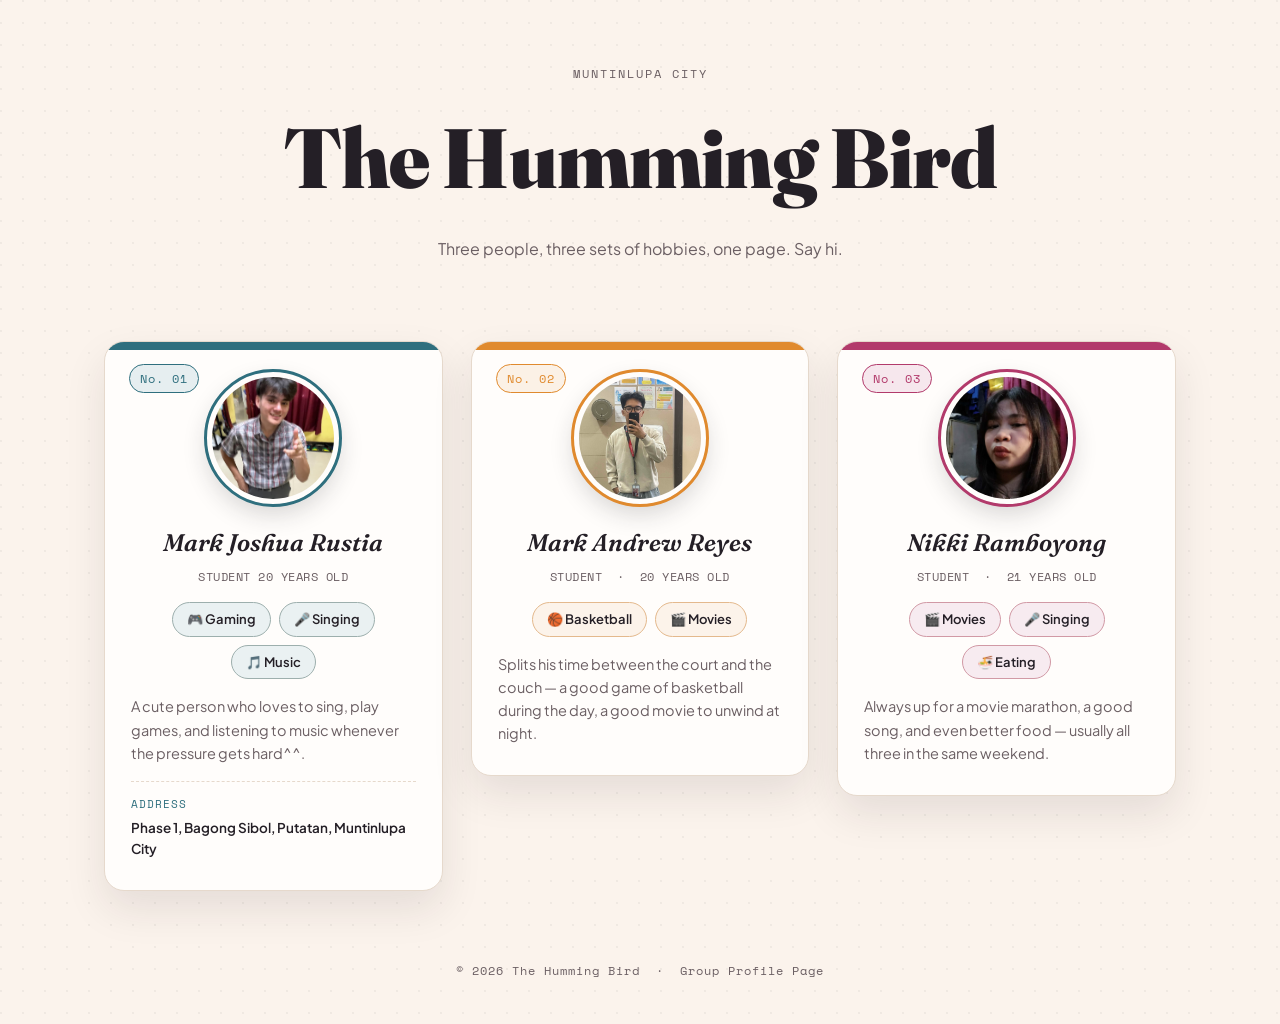
<file: index.html>
<!DOCTYPE html>
<html lang="en">
<head>
    <meta charset="UTF-8">
    <meta name="viewport" content="width=device-width, initial-scale=1.0">
    <title>The Team | Group Profile</title>
    <link rel="preconnect" href="https://fonts.googleapis.com">
    <link rel="preconnect" href="https://fonts.gstatic.com" crossorigin>
    <link href="https://fonts.googleapis.com/css2?family=Fraunces:ital,opsz,wght@0,9..144,500;0,9..144,600;0,9..144,700;0,9..144,900;1,9..144,600&family=Plus+Jakarta+Sans:wght@400;500;600;700&family=Space+Mono:wght@400;700&display=swap" rel="stylesheet">
    <link rel="stylesheet" href="style.css">
</head>
<body>

    <header class="header">
        <p class="eyebrow">Muntinlupa City</p>
        <h1>The Humming Bird</h1>
        <p class="header-sub">Three people, three sets of hobbies, one page. Say hi.</p>
    </header>

    <main class="container">

        <section class="card" style="--accent:#2F6F7E;">
            <div class="card-top">
                <span class="badge-no">No. 01</span>
                <div class="photo-frame">
                    <img src="img/img1.jpg" alt="Mark Joshua Rustia">
                </div>
            </div>
            <div class="card-body">
                <h2>Mark Joshua Rustia</h2>
                <p class="role">Student      20 years old</p>
                <div class="tags">
                    <span class="tag">🎮 Gaming</span>
                    <span class="tag">🎤 Singing</span>
                    <span class="tag">🎵 Music</span>
                </div>
                <p class="about">
                    A cute person who loves to sing, play games, and listening to music whenever the pressure gets hard^^.
                </p>
                <div class="detail-row">
                    <span class="detail-label">Address</span>
                    <span class="detail-value">Phase 1, Bagong Sibol, Putatan, Muntinlupa City</span>
                </div>
            </div>
        </section>

        <section class="card" style="--accent:#E08A2E;">
            <div class="card-top">
                <span class="badge-no">No. 02</span>
                <div class="photo-frame">
                    <img src="img/img2.jpg" alt="Mark Andrew Reyes">
                </div>
            </div>
            <div class="card-body">
                <h2>Mark Andrew Reyes</h2>
                <p class="role">Student &nbsp;·&nbsp; 20 years old</p>
                <div class="tags">
                    <span class="tag">🏀 Basketball</span>
                    <span class="tag">🎬 Movies</span>
                </div>
                <p class="about">
                    Splits his time between the court and the couch — a good game of
                    basketball during the day, a good movie to unwind at night.
                </p>
            </div>
        </section>

        <section class="card" style="--accent:#B23A6B;">
            <div class="card-top">
                <span class="badge-no">No. 03</span>
                <div class="photo-frame">
                    <img src="img/img3.jpg" alt="Nikki Ramboyong">
                </div>
            </div>
            <div class="card-body">
                <h2>Nikki Ramboyong</h2>
                <p class="role">Student &nbsp;·&nbsp; 21 years old</p>
                <div class="tags">
                    <span class="tag">🎬 Movies</span>
                    <span class="tag">🎤 Singing</span>
                    <span class="tag">🍜 Eating</span>
                </div>
                <p class="about">
                    Always up for a movie marathon, a good song, and even better food —
                    usually all three in the same weekend.
                </p>
            </div>
        </section>

    </main>

    <footer class="footer">
        <p>© 2026 The Humming Bird &nbsp;·&nbsp; Group Profile Page</p>
    </footer>

</body>
</html>
</file>
<file: style.css>
* {
    margin: 0;
    padding: 0;
    box-sizing: border-box;
}

:root {
    --paper: #FBF3EC;
    --ink: #241F26;
    --ink-soft: #6B5F63;
    --line: #E6D9CC;
    --card-bg: #FFFDFB;
}

body {
    background-color: var(--paper);
    background-image:
        radial-gradient(circle at 1px 1px, rgba(36,31,38,0.05) 1px, transparent 0);
    background-size: 22px 22px;
    font-family: 'Plus Jakarta Sans', sans-serif;
    color: var(--ink);
    line-height: 1.6;
    -webkit-font-smoothing: antialiased;
}

/* ---------- Header ---------- */

.header {
    padding: 64px 20px 40px;
    text-align: center;
}

.header .eyebrow {
    font-family: 'Space Mono', monospace;
    font-size: 12px;
    letter-spacing: 2px;
    text-transform: uppercase;
    color: var(--ink-soft);
}

.header h1 {
    font-family: 'Fraunces', serif;
    font-weight: 900;
    font-size: clamp(44px, 9vw, 84px);
    letter-spacing: -1px;
    margin-top: 8px;
    color: var(--ink);
}

.header-sub {
    margin-top: 10px;
    color: var(--ink-soft);
    font-size: 16px;
}

/* ---------- Layout ---------- */

.container {
    max-width: 1120px;
    margin: 20px auto 0;
    padding: 20px 24px 40px;
    display: grid;
    grid-template-columns: repeat(3, 1fr);
    gap: 28px;
    align-items: start;
}

/* ---------- Card (ID badge) ---------- */

.card {
    background: var(--card-bg);
    border-radius: 20px;
    border: 1px solid var(--line);
    box-shadow: 0 18px 40px rgba(36, 31, 38, 0.10);
    overflow: hidden;
    position: relative;
    transition: transform 0.25s ease, box-shadow 0.25s ease;
}

.card:hover {
    transform: translateY(-6px);
    box-shadow: 0 24px 50px rgba(36, 31, 38, 0.16);
}

.card::before {
    content: "";
    position: absolute;
    top: 0;
    left: 0;
    right: 0;
    height: 8px;
    background: var(--accent);
}

.card-top {
    position: relative;
    padding: 30px 24px 0;
    display: flex;
    justify-content: center;
}

.badge-no {
    position: absolute;
    top: 22px;
    left: 24px;
    font-family: 'Space Mono', monospace;
    font-size: 12px;
    letter-spacing: 1px;
    color: var(--accent);
    background: color-mix(in srgb, var(--accent) 12%, white);
    border: 1px solid var(--accent);
    border-radius: 20px;
    padding: 4px 10px;
}

.photo-frame {
    width: 132px;
    height: 132px;
    border-radius: 50%;
    overflow: hidden;
    border: 5px solid var(--card-bg);
    outline: 3px solid var(--accent);
    box-shadow: 0 10px 24px rgba(36, 31, 38, 0.18);
}

.photo-frame img {
    width: 100%;
    height: 100%;
    object-fit: cover;
    display: block;
}

.card-body {
    padding: 20px 26px 30px;
    text-align: center;
}

.card-body h2 {
    font-family: 'Fraunces', serif;
    font-style: italic;
    font-weight: 600;
    font-size: 24px;
    color: var(--ink);
}

.role {
    font-family: 'Space Mono', monospace;
    font-size: 12px;
    letter-spacing: 0.5px;
    color: var(--ink-soft);
    margin-top: 4px;
    text-transform: uppercase;
}

.tags {
    display: flex;
    flex-wrap: wrap;
    justify-content: center;
    gap: 8px;
    margin-top: 16px;
}

.tag {
    background: color-mix(in srgb, var(--accent) 10%, white);
    color: var(--ink);
    border: 1px solid color-mix(in srgb, var(--accent) 40%, var(--line));
    border-radius: 30px;
    padding: 6px 14px;
    font-size: 13px;
    font-weight: 600;
}

.about {
    margin-top: 16px;
    font-size: 14.5px;
    color: var(--ink-soft);
    text-align: left;
}

.detail-row {
    margin-top: 16px;
    padding-top: 14px;
    border-top: 1px dashed var(--line);
    text-align: left;
}

.detail-label {
    display: block;
    font-family: 'Space Mono', monospace;
    font-size: 11px;
    letter-spacing: 1px;
    text-transform: uppercase;
    color: var(--accent);
}

.detail-value {
    display: block;
    margin-top: 3px;
    font-size: 13.5px;
    color: var(--ink);
    font-weight: 600;
}

/* ---------- Footer ---------- */

.footer {
    text-align: center;
    padding: 30px 20px 44px;
}

.footer p {
    font-family: 'Space Mono', monospace;
    font-size: 12px;
    letter-spacing: 1px;
    color: var(--ink-soft);
}

/* ---------- Responsive ---------- */

@media (max-width: 900px) {
    .container {
        grid-template-columns: 1fr;
        max-width: 480px;
    }
}

@media (max-width: 600px) {
    .header { padding: 48px 20px 32px; }
    .card-body { padding: 18px 20px 26px; }
}

/* ---------- Reduced motion ---------- */

@media (prefers-reduced-motion: reduce) {
    .card { transition: none; }
    .card:hover { transform: none; }
}
</file>
